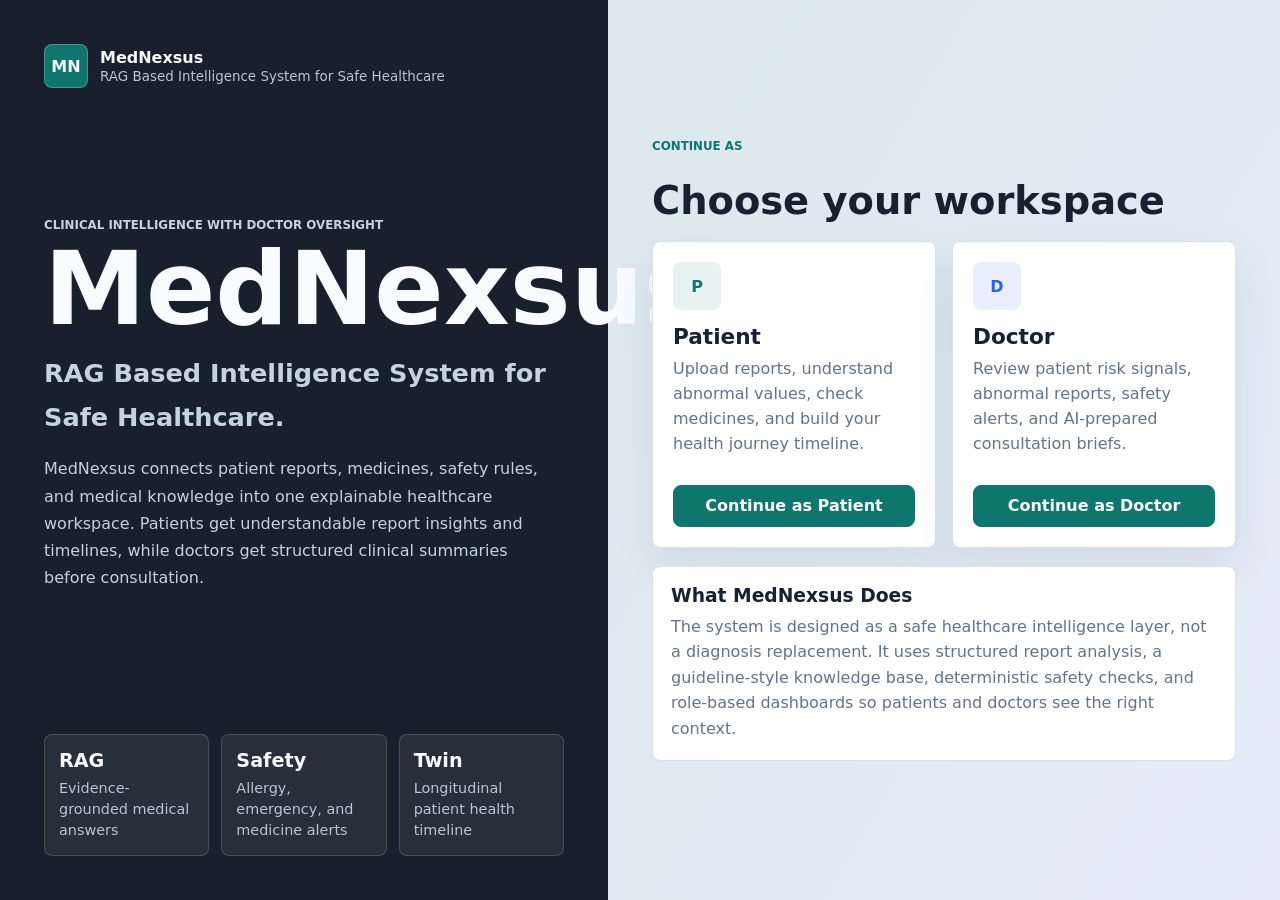
<file: index.html>
<!doctype html>
<html lang="en">
  <head>
    <meta charset="UTF-8" />
    <meta name="viewport" content="width=device-width, initial-scale=1.0" />
    <title>Patient Dashboard - MedNexsus</title>
    <meta
      name="description"
      content="30 percent MVP implementation for an AI Hospital Copilot with report analysis, clinical safety, medical knowledge, medicine checks, doctor prep, and patient timeline."
    />
    <link rel="stylesheet" href="styles.css?v=5" />
  </head>
  <body>
    <div class="app-shell">
      <aside class="sidebar" aria-label="AI Hospital Copilot modules">
        <div class="brand">
          <div class="brand-mark" aria-hidden="true">HC</div>
          <div>
            <strong>MedNexsus</strong>
            <span>Patient Workspace</span>
          </div>
        </div>

        <nav class="nav-list">
          <button class="nav-link is-active" data-view="dashboard" type="button">
            <span aria-hidden="true">01</span>
            Dashboard
          </button>
          <button class="nav-link" data-view="reports" type="button">
            <span aria-hidden="true">02</span>
            Report Analyzer
          </button>
          <button class="nav-link" data-view="knowledge" type="button">
            <span aria-hidden="true">03</span>
            Medical RAG
          </button>
          <button class="nav-link" data-view="medicines" type="button">
            <span aria-hidden="true">04</span>
            Medicine Intel
          </button>
          <button class="nav-link" data-view="consultations" type="button">
            <span aria-hidden="true">05</span>
            Consultations
          </button>
          <button class="nav-link doctor-only" data-view="doctor" type="button">
            <span aria-hidden="true">06</span>
            Doctor Copilot
          </button>
          <button class="nav-link" data-view="timeline" type="button">
            <span aria-hidden="true">07</span>
            Health Timeline
          </button>
          <button class="nav-link" data-view="safety" type="button">
            <span aria-hidden="true">08</span>
            Safety Engine
          </button>
        </nav>

        <div class="profile-strip">
          <span class="status-dot" aria-hidden="true"></span>
          <div>
            <strong id="sidebarPatientName">Demo Patient</strong>
            <span id="sidebarPatientMeta">FHIR-style profile ready</span>
          </div>
        </div>
      </aside>

      <main class="workspace">
        <header class="topbar">
          <div>
            <p class="eyebrow">30 percent implementation slice</p>
            <h1 id="pageTitle">Clinical Intelligence Dashboard</h1>
          </div>
          <div class="top-actions">
            <span class="user-chip" id="currentUserChip">Not signed in</span>
            <button class="ghost-btn" id="loadSampleBtn" type="button">Load Sample</button>
            <button class="primary-btn" id="openProfileBtn" type="button">Patient Profile</button>
            <button class="ghost-btn" id="logoutBtn" type="button">Logout</button>
          </div>
        </header>

        <section class="view is-active" id="dashboard" aria-labelledby="pageTitle">
          <div class="dashboard-hero">
            <div class="patient-summary">
              <p class="eyebrow">Doctor-in-the-loop clinical intelligence</p>
              <h2 id="heroPatientName">Mira Kapoor</h2>
              <p id="heroPatientStory">
                Type 2 diabetes and hypertension under follow-up. Latest data suggests
                glucose control and kidney monitoring need attention.
              </p>
              <div class="summary-tags" id="heroTags"></div>
            </div>
            <div class="score-panel">
              <div class="score-ring" id="scoreRing" aria-label="Health score">
                <span id="healthScore">72</span>
                <small>Health Score</small>
              </div>
              <div>
                <strong id="riskLabel">Moderate Risk</strong>
                <p id="riskNarrative">
                  Follow-up recommended because HbA1c and creatinine are trending upward.
                </p>
              </div>
            </div>
          </div>

          <div class="metric-grid" id="dashboardMetrics"></div>

          <div class="split-layout">
            <section class="tool-panel">
              <div class="panel-heading">
                <div>
                  <p class="eyebrow">Visual twin snapshot</p>
                  <h2>Body System Status</h2>
                </div>
              </div>
              <div class="body-map-wrap">
                <div class="body-map" aria-label="Clickable body system map">
                  <button class="organ organ-heart" data-organ="Heart" type="button" title="Heart status">Heart</button>
                  <button class="organ organ-lungs" data-organ="Lungs" type="button" title="Lung status">Lungs</button>
                  <button class="organ organ-liver" data-organ="Liver" type="button" title="Liver status">Liver</button>
                  <button class="organ organ-kidney" data-organ="Kidney" type="button" title="Kidney status">Kidney</button>
                  <button class="organ organ-blood" data-organ="Blood" type="button" title="Blood status">Blood</button>
                </div>
                <div class="organ-detail" id="organDetail"></div>
              </div>
            </section>

            <section class="tool-panel">
              <div class="panel-heading">
                <div>
                  <p class="eyebrow">Explainable AI</p>
                  <h2>Reasoning Graph</h2>
                </div>
              </div>
              <div class="reasoning-graph" id="reasoningGraph"></div>
            </section>
          </div>

          <div class="split-layout">
            <section class="tool-panel">
              <div class="panel-heading">
                <div>
                  <p class="eyebrow">Next actions</p>
                  <h2>Copilot Queue</h2>
                </div>
              </div>
              <div class="action-list" id="actionList"></div>
            </section>

            <section class="tool-panel">
              <div class="panel-heading">
                <div>
                  <p class="eyebrow">Safety first</p>
                  <h2>Active Alerts</h2>
                </div>
              </div>
              <div class="alert-list" id="dashboardAlerts"></div>
            </section>
          </div>
        </section>

        <section class="view" id="reports" aria-labelledby="pageTitle">
          <div class="split-layout reports-layout">
            <section class="tool-panel">
              <div class="panel-heading">
                <div>
                  <p class="eyebrow">Medical Report Analyzer</p>
                  <h2>Upload or Paste a Lab Report</h2>
                </div>
                <button class="ghost-btn compact" id="sampleReportBtn" type="button">Use Sample</button>
              </div>
              <label class="upload-box" for="reportFile">
                <input id="reportFile" type="file" accept=".txt,.csv,.pdf,.png,.jpg,.jpeg" />
                <span>Drop-in ready uploader</span>
                <small>Text and CSV are parsed in-browser. PDF/image files are queued for OCR integration.</small>
              </label>
              <label class="field-label" for="reportText">Report text</label>
              <textarea id="reportText" rows="12" spellcheck="false"></textarea>
              <div class="button-row">
                <button class="primary-btn" id="analyzeReportBtn" type="button">Analyze Report</button>
                <button class="ghost-btn" id="saveReportBtn" type="button">Save to Timeline</button>
              </div>
            </section>

            <section class="tool-panel">
              <div class="panel-heading">
                <div>
                  <p class="eyebrow">Structured output</p>
                  <h2>Analysis Result</h2>
                </div>
              </div>
              <div id="reportResult" class="result-stack"></div>
            </section>
          </div>

          <section class="tool-panel">
            <div class="panel-heading">
              <div>
                <p class="eyebrow">Longitudinal comparison</p>
                <h2>Report Trends</h2>
              </div>
              <select id="trendMetricSelect" class="select-input" aria-label="Trend metric"></select>
            </div>
            <div class="comparison-grid">
              <div class="chart-box" id="trendChart"></div>
              <div class="table-wrap">
                <table>
                  <thead>
                    <tr>
                      <th>Date</th>
                      <th>Hemoglobin</th>
                      <th>HbA1c</th>
                      <th>Creatinine</th>
                      <th>Glucose</th>
                    </tr>
                  </thead>
                  <tbody id="comparisonTable"></tbody>
                </table>
              </div>
            </div>
          </section>
        </section>

        <section class="view" id="knowledge" aria-labelledby="pageTitle">
          <section class="tool-panel">
            <div class="panel-heading">
              <div>
                <p class="eyebrow">Evidence-grounded medical RAG</p>
                <h2>Ask the Knowledge Base</h2>
              </div>
            </div>
            <div class="query-row">
              <input
                id="knowledgeQuery"
                class="text-input"
                type="search"
                value="Why is high creatinine important in diabetes?"
                aria-label="Medical knowledge question"
              />
              <button class="primary-btn" id="askKnowledgeBtn" type="button">Ask</button>
            </div>
            <div id="knowledgeResult" class="rag-result"></div>
          </section>

          <div class="source-grid" id="sourceGrid"></div>
        </section>

        <section class="view" id="medicines" aria-labelledby="pageTitle">
          <div class="split-layout">
            <section class="tool-panel">
              <div class="panel-heading">
                <div>
                  <p class="eyebrow">Medicine intelligence</p>
                  <h2>Prescription Check</h2>
                </div>
                <button class="ghost-btn compact" id="samplePrescriptionBtn" type="button">Use Sample</button>
              </div>
              <label class="field-label" for="prescriptionText">Prescription or medicine list</label>
              <textarea id="prescriptionText" rows="9"></textarea>
              <label class="field-label" for="allergyInput">Known allergies</label>
              <input id="allergyInput" class="text-input" type="text" />
              <button class="primary-btn full-width" id="analyzeMedicineBtn" type="button">
                Analyze Medicines
              </button>
            </section>

            <section class="tool-panel">
              <div class="panel-heading">
                <div>
                  <p class="eyebrow">Warnings and explanations</p>
                  <h2>Medicine Result</h2>
                </div>
              </div>
              <div id="medicineResult" class="result-stack"></div>
            </section>
          </div>
        </section>

        <section class="view" id="consultations" aria-labelledby="pageTitle">
          <div class="split-layout">
            <section class="tool-panel">
              <div class="panel-heading">
                <div>
                  <p class="eyebrow">Doctor consultation</p>
                  <h2>Book Appointment</h2>
                </div>
              </div>
              <label class="field-label" for="appointmentSpecialist">Specialist</label>
              <select id="appointmentSpecialist" class="select-input">
                <option>Endocrinologist</option>
                <option>Cardiologist</option>
                <option>Nephrologist</option>
                <option>General Physician</option>
                <option>Dermatologist</option>
                <option>Neurologist</option>
              </select>
              <label class="field-label" for="appointmentType">Consultation type</label>
              <select id="appointmentType" class="select-input">
                <option>Video Call</option>
                <option>Voice Call</option>
                <option>In-person Visit</option>
              </select>
              <label class="field-label" for="appointmentDateTime">Date and time</label>
              <input id="appointmentDateTime" class="text-input" type="datetime-local" />
              <label class="field-label" for="appointmentReason">Reason for visit</label>
              <textarea id="appointmentReason" rows="6">Review abnormal report values, medicines, and missing follow-up tests.</textarea>
              <button class="primary-btn full-width" id="bookAppointmentBtn" type="button">Book Appointment</button>
            </section>

            <section class="tool-panel">
              <div class="panel-heading">
                <div>
                  <p class="eyebrow">Consultation readiness</p>
                  <h2>AI Prepared Summary</h2>
                </div>
                <button class="ghost-btn compact" id="generateReadinessBtn" type="button">Generate</button>
              </div>
              <div id="consultationReadiness" class="result-stack"></div>
            </section>
          </div>

          <section class="tool-panel">
            <div class="panel-heading">
              <div>
                <p class="eyebrow">Scheduled care</p>
                <h2>Appointment Timeline</h2>
              </div>
            </div>
            <div class="appointment-grid" id="appointmentList"></div>
          </section>
        </section>

        <section class="view doctor-only" id="doctor" aria-labelledby="pageTitle">
          <div class="split-layout">
            <section class="tool-panel">
              <div class="panel-heading">
                <div>
                  <p class="eyebrow">Doctor copilot</p>
                  <h2>Consultation Readiness</h2>
                </div>
              </div>
              <label class="field-label" for="specialtySelect">Specialist</label>
              <select id="specialtySelect" class="select-input">
                <option>Cardiologist</option>
                <option>Endocrinologist</option>
                <option>Nephrologist</option>
                <option>General Physician</option>
              </select>
              <label class="field-label" for="chiefComplaint">Chief complaint</label>
              <textarea id="chiefComplaint" rows="6">Fatigue for 3 weeks, increased thirst, and concern about recent blood test changes.</textarea>
              <button class="primary-btn full-width" id="generateConsultBtn" type="button">
                Generate Doctor Brief
              </button>
            </section>

            <section class="tool-panel">
              <div class="panel-heading">
                <div>
                  <p class="eyebrow">For clinician review</p>
                  <h2>Prepared Brief</h2>
                </div>
              </div>
              <div id="consultationResult" class="result-stack"></div>
            </section>
          </div>
        </section>

        <section class="view" id="timeline" aria-labelledby="pageTitle">
          <section class="tool-panel">
            <div class="panel-heading">
              <div>
                <p class="eyebrow">Patient digital twin foundation</p>
                <h2>Interactive Health Timeline</h2>
              </div>
              <select id="storyMetricSelect" class="select-input" aria-label="Timeline metric"></select>
            </div>
            <div class="timeline-layout">
              <div class="timeline-track" id="timelineTrack"></div>
              <div class="timeline-detail" id="timelineDetail"></div>
            </div>
          </section>

          <section class="tool-panel">
            <div class="panel-heading">
              <div>
                <p class="eyebrow">AI patient story</p>
                <h2>Longitudinal Narrative</h2>
              </div>
            </div>
            <div id="patientStory" class="story-box"></div>
          </section>
        </section>

        <section class="view" id="safety" aria-labelledby="pageTitle">
          <div class="split-layout">
            <section class="tool-panel">
              <div class="panel-heading">
                <div>
                  <p class="eyebrow">Clinical safety engine</p>
                  <h2>Rule-Based Checks</h2>
                </div>
              </div>
              <label class="field-label" for="safetyText">Symptoms, medicines, or report notes</label>
              <textarea id="safetyText" rows="9">Chest discomfort with shortness of breath and sweating. Current medicines: metformin, amlodipine. Allergy: penicillin.</textarea>
              <button class="primary-btn full-width" id="runSafetyBtn" type="button">Run Safety Checks</button>
            </section>

            <section class="tool-panel">
              <div class="panel-heading">
                <div>
                  <p class="eyebrow">Human-in-the-loop safeguards</p>
                  <h2>Safety Result</h2>
                </div>
              </div>
              <div id="safetyResult" class="result-stack"></div>
            </section>
          </div>

          <section class="tool-panel">
            <div class="panel-heading">
              <div>
                <p class="eyebrow">Audit policy</p>
                <h2>What the MVP Enforces</h2>
              </div>
            </div>
            <div class="policy-grid" id="policyGrid"></div>
          </section>
        </section>
      </main>
    </div>

    <div class="modal" id="profileModal" aria-hidden="true">
      <div class="modal-panel" role="dialog" aria-modal="true" aria-labelledby="profileTitle">
        <div class="panel-heading">
          <div>
            <p class="eyebrow">Simulated authentication and profile</p>
            <h2 id="profileTitle">Patient Profile</h2>
          </div>
          <button class="icon-btn" id="closeProfileBtn" type="button" aria-label="Close profile">X</button>
        </div>
        <div class="profile-form">
          <label>
            Access mode
            <select id="profileAuthMode" class="select-input">
              <option>Login</option>
              <option>Register</option>
            </select>
          </label>
          <label>
            Role
            <select id="profileRole" class="select-input">
              <option>Patient</option>
              <option>Doctor</option>
            </select>
          </label>
          <label>
            Email
            <input id="profileEmail" class="text-input" type="email" />
          </label>
          <label>
            Patient name
            <input id="profileName" class="text-input" type="text" />
          </label>
          <label>
            Age
            <input id="profileAge" class="text-input" type="number" min="1" max="120" />
          </label>
          <label>
            Conditions
            <input id="profileConditions" class="text-input" type="text" />
          </label>
          <label>
            Current medicines
            <input id="profileMedicines" class="text-input" type="text" />
          </label>
          <label>
            Allergies
            <input id="profileAllergies" class="text-input" type="text" />
          </label>
        </div>
        <div class="button-row align-right">
          <button class="ghost-btn" id="resetProfileBtn" type="button">Reset</button>
          <button class="primary-btn" id="saveProfileBtn" type="button">Save Profile</button>
        </div>
      </div>
    </div>

    <script src="script.js?v=5"></script>
  </body>
</html>
</file>
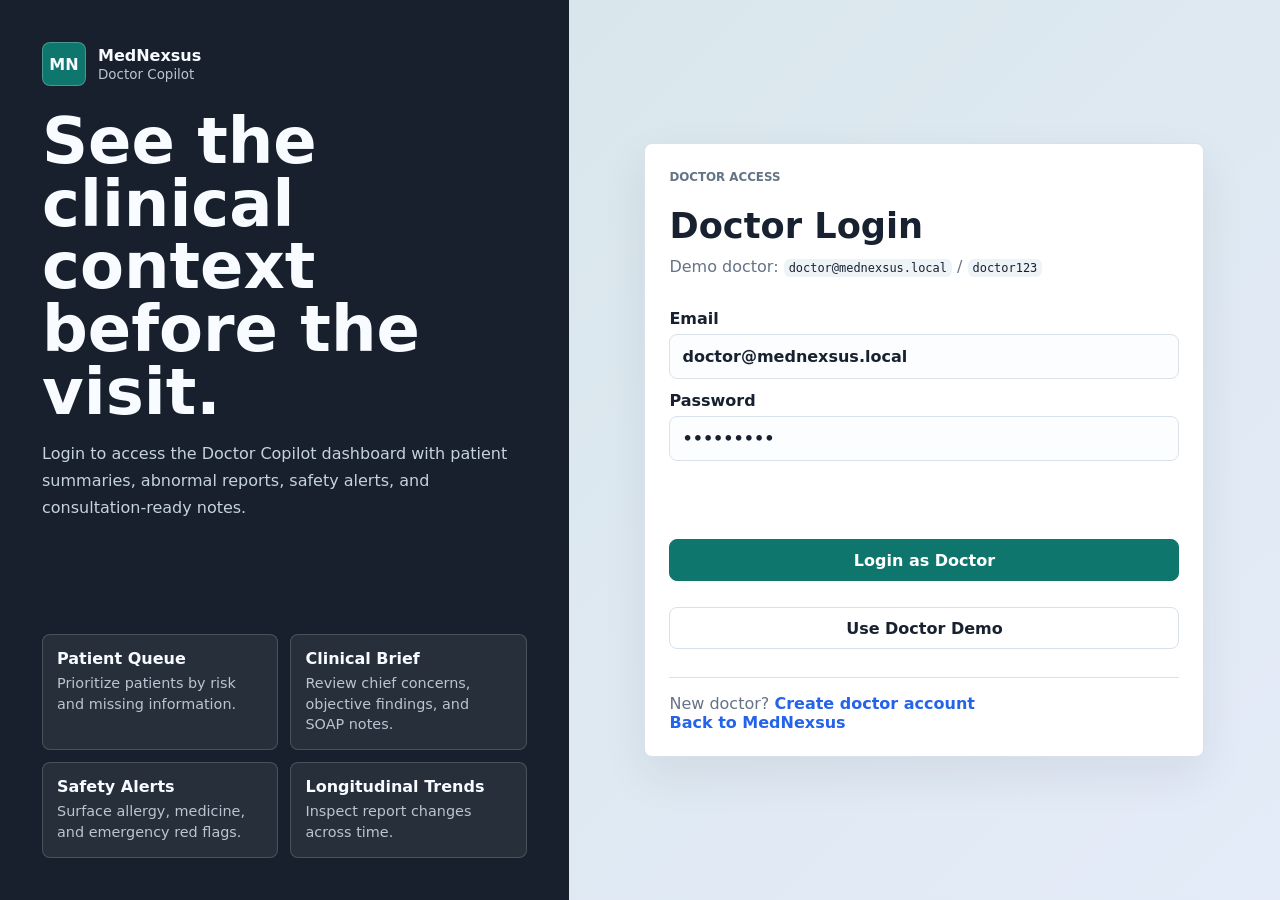
<file: doctor-dashboard.html>
<!doctype html>
<html lang="en">
  <head>
    <meta charset="UTF-8" />
    <meta name="viewport" content="width=device-width, initial-scale=1.0" />
    <title>Doctor Copilot Dashboard - MedNexsus</title>
    <link rel="stylesheet" href="styles.css?v=5" />
  </head>
  <body>
    <div class="doctor-shell">
      <aside class="sidebar doctor-sidebar" aria-label="Doctor Copilot modules">
        <div class="brand">
          <div class="brand-mark" aria-hidden="true">MN</div>
          <div>
            <strong>MedNexsus</strong>
            <span>Doctor Copilot</span>
          </div>
        </div>

        <nav class="nav-list">
          <button class="nav-link is-active" data-panel="overview" type="button">
            <span aria-hidden="true">01</span>
            Overview
          </button>
          <button class="nav-link" data-panel="patients" type="button">
            <span aria-hidden="true">02</span>
            Patient Queue
          </button>
          <button class="nav-link" data-panel="brief" type="button">
            <span aria-hidden="true">03</span>
            Consultation Brief
          </button>
          <button class="nav-link" data-panel="safety" type="button">
            <span aria-hidden="true">04</span>
            Safety Review
          </button>
          <button class="nav-link" data-panel="appointments" type="button">
            <span aria-hidden="true">05</span>
            Appointments
          </button>
          <button class="nav-link" data-panel="notes" type="button">
            <span aria-hidden="true">06</span>
            SOAP Notes
          </button>
        </nav>

        <div class="profile-strip">
          <span class="status-dot" aria-hidden="true"></span>
          <div>
            <strong id="doctorName">Doctor</strong>
            <span id="doctorMeta">Clinical review active</span>
          </div>
        </div>
      </aside>

      <main class="workspace">
        <header class="topbar">
          <div>
            <p class="eyebrow">Doctor-only workspace</p>
            <h1>Doctor Copilot Dashboard</h1>
          </div>
          <div class="top-actions">
            <span class="user-chip" id="doctorUserChip">Doctor</span>
            <button class="ghost-btn" id="refreshPatientsBtn" type="button">Refresh Queue</button>
            <button class="ghost-btn" id="doctorLogoutBtn" type="button">Logout</button>
          </div>
        </header>

        <section class="doctor-panel is-active" id="overview">
          <div class="dashboard-hero doctor-hero">
            <div class="patient-summary">
              <p class="eyebrow">MedNexsus Doctor Copilot</p>
              <h2 id="selectedPatientName">Select a patient</h2>
              <p id="selectedPatientStory">
                Choose a patient from the queue to review abnormal values,
                medicines, safety rules, and consultation readiness.
              </p>
              <div class="summary-tags" id="selectedPatientTags"></div>
            </div>
            <div class="score-panel">
              <div class="score-ring" id="doctorScoreRing">
                <span id="doctorRiskScore">--</span>
                <small>Risk Score</small>
              </div>
              <div>
                <strong id="doctorRiskLabel">Pending</strong>
                <p id="doctorRiskNarrative">No patient selected.</p>
              </div>
            </div>
          </div>

          <div class="metric-grid" id="doctorMetrics"></div>

          <div class="split-layout">
            <section class="tool-panel">
              <div class="panel-heading">
                <div>
                  <p class="eyebrow">Patient queue</p>
                  <h2>Priority Review</h2>
                </div>
              </div>
              <div class="doctor-patient-list" id="doctorPatientList"></div>
            </section>

            <section class="tool-panel">
              <div class="panel-heading">
                <div>
                  <p class="eyebrow">Explainable summary</p>
                  <h2>Clinical Signals</h2>
                </div>
              </div>
              <div id="doctorSignals" class="result-stack"></div>
            </section>
          </div>
        </section>

        <section class="doctor-panel" id="patients">
          <section class="tool-panel">
            <div class="panel-heading">
              <div>
                <p class="eyebrow">All registered patients</p>
                <h2>Patient Queue</h2>
              </div>
            </div>
            <div class="table-wrap">
              <table>
                <thead>
                  <tr>
                    <th>Patient</th>
                    <th>Conditions</th>
                    <th>Reports</th>
                    <th>Risk</th>
                    <th>Latest Concern</th>
                  </tr>
                </thead>
                <tbody id="doctorQueueTable"></tbody>
              </table>
            </div>
          </section>
        </section>

        <section class="doctor-panel" id="brief">
          <div class="split-layout">
            <section class="tool-panel">
              <div class="panel-heading">
                <div>
                  <p class="eyebrow">Consultation preparation</p>
                  <h2>Doctor Inputs</h2>
                </div>
              </div>
              <label class="field-label" for="doctorSpecialtySelect">Specialty lens</label>
              <select id="doctorSpecialtySelect" class="select-input">
                <option>Endocrinology</option>
                <option>Cardiology</option>
                <option>Nephrology</option>
                <option>General Medicine</option>
              </select>
              <label class="field-label" for="doctorConcernText">Consultation focus</label>
              <textarea id="doctorConcernText" rows="7">Review diabetes control, kidney markers, anemia risk, medicines, and missing tests.</textarea>
              <button class="primary-btn full-width" id="generateDoctorBriefBtn" type="button">
                Generate Consultation Brief
              </button>
            </section>

            <section class="tool-panel">
              <div class="panel-heading">
                <div>
                  <p class="eyebrow">Clinician-facing output</p>
                  <h2>Prepared Brief</h2>
                </div>
              </div>
              <div id="doctorBriefResult" class="result-stack"></div>
            </section>
          </div>
        </section>

        <section class="doctor-panel" id="safety">
          <div class="split-layout">
            <section class="tool-panel">
              <div class="panel-heading">
                <div>
                  <p class="eyebrow">Safety engine</p>
                  <h2>Doctor Safety Review</h2>
                </div>
              </div>
              <label class="field-label" for="doctorSafetyText">Additional symptoms or notes</label>
              <textarea id="doctorSafetyText" rows="8">Chest discomfort, shortness of breath, allergy history, medicine review, abnormal creatinine.</textarea>
              <button class="primary-btn full-width" id="runDoctorSafetyBtn" type="button">Run Safety Review</button>
            </section>

            <section class="tool-panel">
              <div class="panel-heading">
                <div>
                  <p class="eyebrow">Doctor-only alerts</p>
                  <h2>Safety Result</h2>
                </div>
              </div>
              <div id="doctorSafetyResult" class="result-stack"></div>
            </section>
          </div>
        </section>

        <section class="doctor-panel" id="appointments">
          <section class="tool-panel">
            <div class="panel-heading">
              <div>
                <p class="eyebrow">Scheduled consultations</p>
                <h2>Appointment Queue</h2>
              </div>
            </div>
            <div class="table-wrap">
              <table>
                <thead>
                  <tr>
                    <th>Date</th>
                    <th>Patient</th>
                    <th>Specialist</th>
                    <th>Type</th>
                    <th>Reason</th>
                    <th>Risk</th>
                  </tr>
                </thead>
                <tbody id="doctorAppointmentTable"></tbody>
              </table>
            </div>
          </section>
        </section>

        <section class="doctor-panel" id="notes">
          <div class="split-layout">
            <section class="tool-panel">
              <div class="panel-heading">
                <div>
                  <p class="eyebrow">Voice consultation intelligence</p>
                  <h2>Transcript to SOAP</h2>
                </div>
              </div>
              <label class="field-label" for="consultationTranscript">Consultation transcript</label>
              <textarea id="consultationTranscript" rows="11">Patient reports fatigue, increased thirst, and missed evening walks. Doctor reviewed HbA1c, creatinine, ferritin, current medicines, and advised repeat kidney test, urine ACR, and iron workup.</textarea>
              <button class="primary-btn full-width" id="generateSoapFromTranscriptBtn" type="button">
                Generate SOAP Note
              </button>
            </section>

            <section class="tool-panel">
              <div class="panel-heading">
                <div>
                  <p class="eyebrow">Structured clinical note</p>
                  <h2>Generated SOAP</h2>
                </div>
              </div>
              <div id="transcriptSoapResult" class="result-stack"></div>
            </section>
          </div>
        </section>
      </main>
    </div>

    <script src="doctor.js?v=5"></script>
  </body>
</html>
</file>
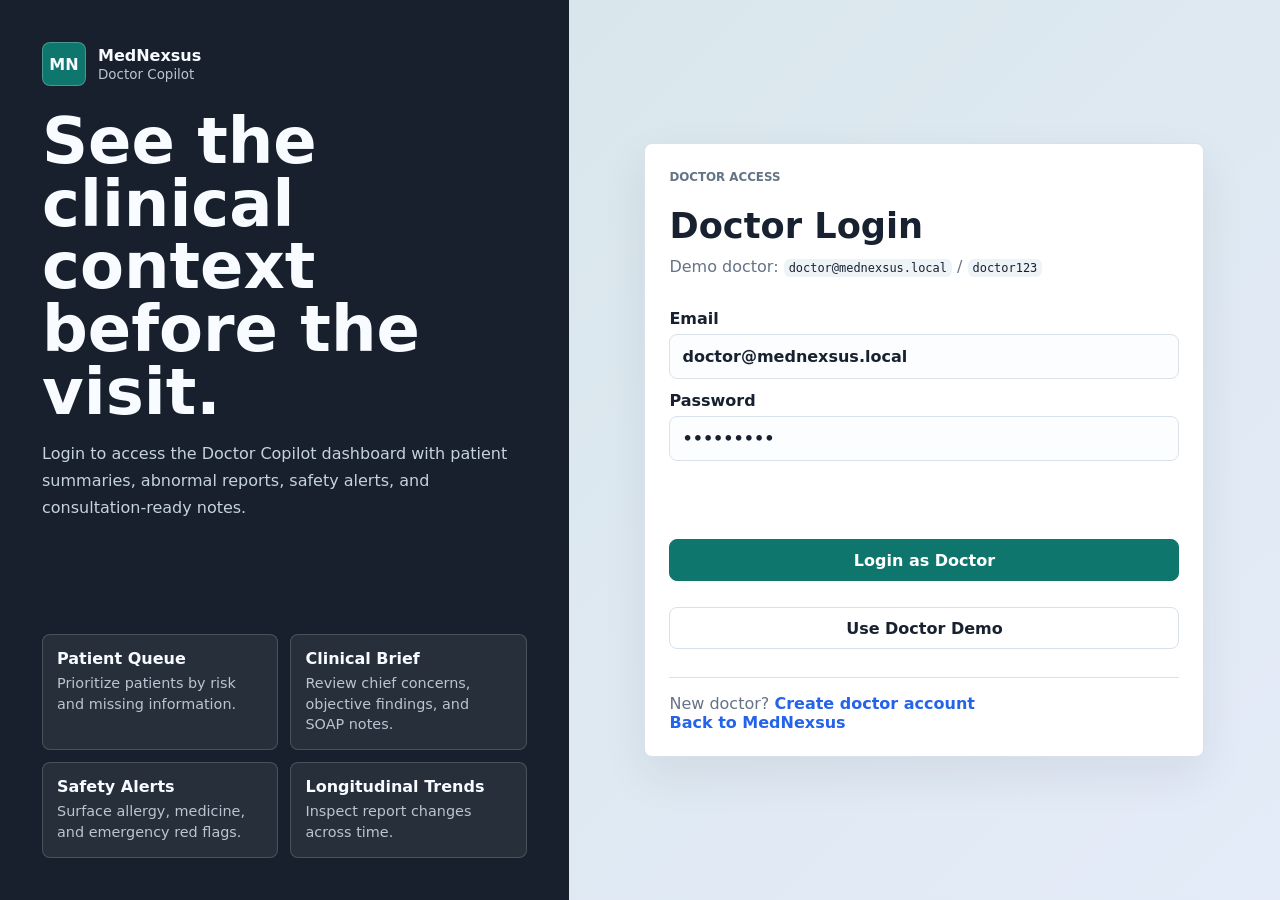
<file: doctor-login.html>
<!doctype html>
<html lang="en">
  <head>
    <meta charset="UTF-8" />
    <meta name="viewport" content="width=device-width, initial-scale=1.0" />
    <title>Doctor Login - MedNexsus</title>
    <link rel="stylesheet" href="styles.css?v=4" />
  </head>
  <body data-role="Doctor">
    <main class="auth-page">
      <section class="auth-visual doctor-auth">
        <div>
          <div class="brand">
            <div class="brand-mark" aria-hidden="true">MN</div>
            <div>
              <strong>MedNexsus</strong>
              <span>Doctor Copilot</span>
            </div>
          </div>
          <h1>See the clinical context before the visit.</h1>
          <p>
            Login to access the Doctor Copilot dashboard with patient summaries,
            abnormal reports, safety alerts, and consultation-ready notes.
          </p>
        </div>
        <div class="auth-feature-grid">
          <div class="auth-feature">
            <strong>Patient Queue</strong>
            <span>Prioritize patients by risk and missing information.</span>
          </div>
          <div class="auth-feature">
            <strong>Clinical Brief</strong>
            <span>Review chief concerns, objective findings, and SOAP notes.</span>
          </div>
          <div class="auth-feature">
            <strong>Safety Alerts</strong>
            <span>Surface allergy, medicine, and emergency red flags.</span>
          </div>
          <div class="auth-feature">
            <strong>Longitudinal Trends</strong>
            <span>Inspect report changes across time.</span>
          </div>
        </div>
      </section>

      <section class="auth-card-wrap">
        <form class="auth-card auth-form" id="loginForm">
          <div>
            <p class="eyebrow">Doctor access</p>
            <h2>Doctor Login</h2>
            <p>Demo doctor: <code>doctor@mednexsus.local</code> / <code>doctor123</code></p>
          </div>
          <label>
            Email
            <input class="text-input" id="loginEmail" type="email" value="doctor@mednexsus.local" required />
          </label>
          <label>
            Password
            <input class="text-input" id="loginPassword" type="password" value="doctor123" required />
          </label>
          <p class="auth-message" id="authMessage"></p>
          <button class="primary-btn full-width" type="submit">Login as Doctor</button>
          <button class="ghost-btn full-width" id="demoLoginBtn" type="button">Use Doctor Demo</button>
          <div class="auth-switch">
            New doctor? <a href="doctor-register.html">Create doctor account</a>
            <br />
            <a href="login.html">Back to MedNexsus</a>
          </div>
        </form>
      </section>
    </main>
    <script src="auth.js?v=4"></script>
  </body>
</html>
</file>
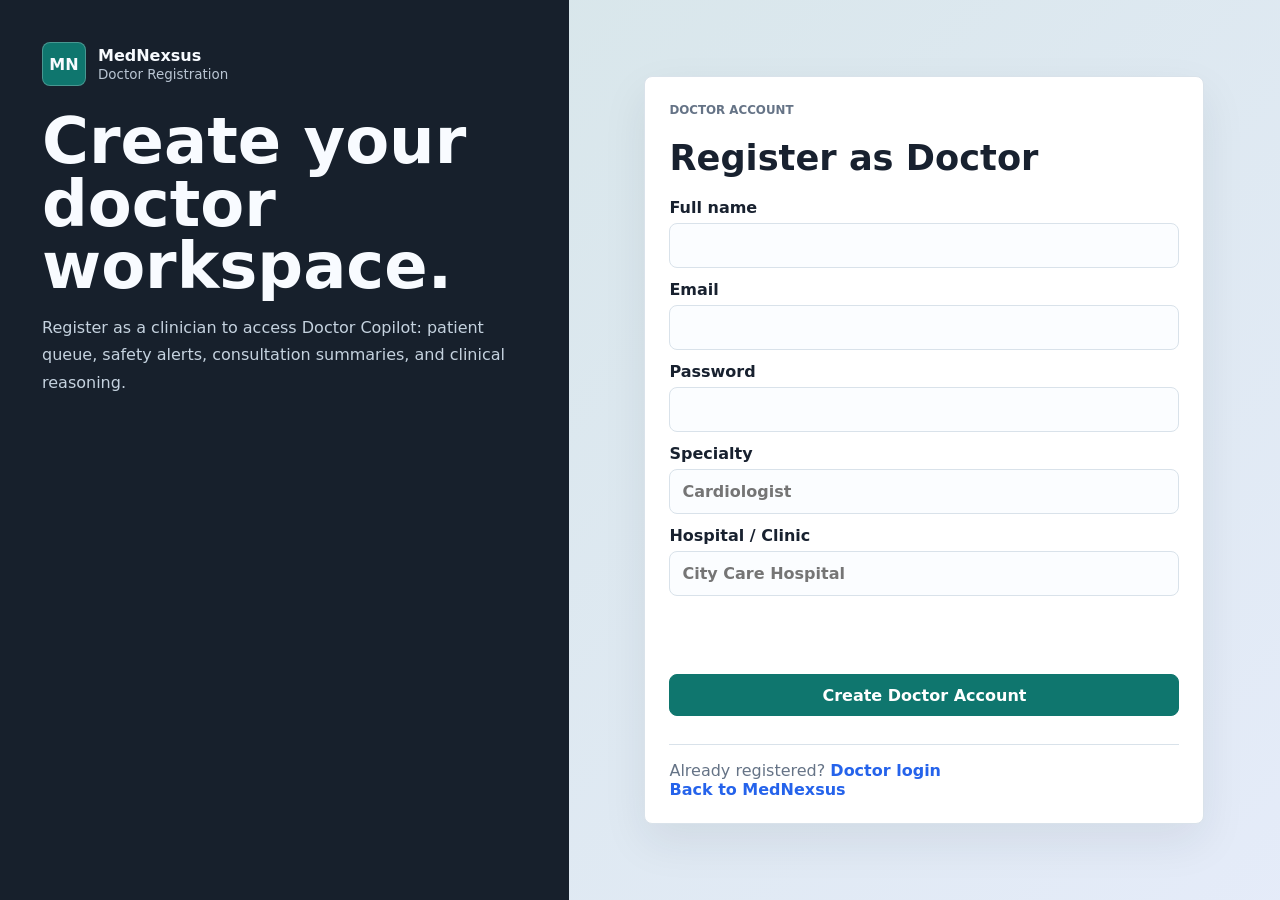
<file: doctor-register.html>
<!doctype html>
<html lang="en">
  <head>
    <meta charset="UTF-8" />
    <meta name="viewport" content="width=device-width, initial-scale=1.0" />
    <title>Doctor Register - MedNexsus</title>
    <link rel="stylesheet" href="styles.css?v=4" />
  </head>
  <body data-role="Doctor">
    <main class="auth-page">
      <section class="auth-visual doctor-auth">
        <div>
          <div class="brand">
            <div class="brand-mark" aria-hidden="true">MN</div>
            <div>
              <strong>MedNexsus</strong>
              <span>Doctor Registration</span>
            </div>
          </div>
          <h1>Create your doctor workspace.</h1>
          <p>
            Register as a clinician to access Doctor Copilot: patient queue,
            safety alerts, consultation summaries, and clinical reasoning.
          </p>
        </div>
      </section>

      <section class="auth-card-wrap">
        <form class="auth-card auth-form" id="registerForm">
          <div>
            <p class="eyebrow">Doctor account</p>
            <h2>Register as Doctor</h2>
          </div>
          <label>Full name <input class="text-input" id="registerName" type="text" required /></label>
          <label>Email <input class="text-input" id="registerEmail" type="email" required /></label>
          <label>Password <input class="text-input" id="registerPassword" type="password" minlength="4" required /></label>
          <label>Specialty <input class="text-input" id="registerSpecialty" type="text" placeholder="Cardiologist" /></label>
          <label>Hospital / Clinic <input class="text-input" id="registerHospital" type="text" placeholder="City Care Hospital" /></label>
          <p class="auth-message" id="authMessage"></p>
          <button class="primary-btn full-width" type="submit">Create Doctor Account</button>
          <div class="auth-switch">
            Already registered? <a href="doctor-login.html">Doctor login</a>
            <br />
            <a href="login.html">Back to MedNexsus</a>
          </div>
        </form>
      </section>
    </main>
    <script src="auth.js?v=4"></script>
  </body>
</html>
</file>
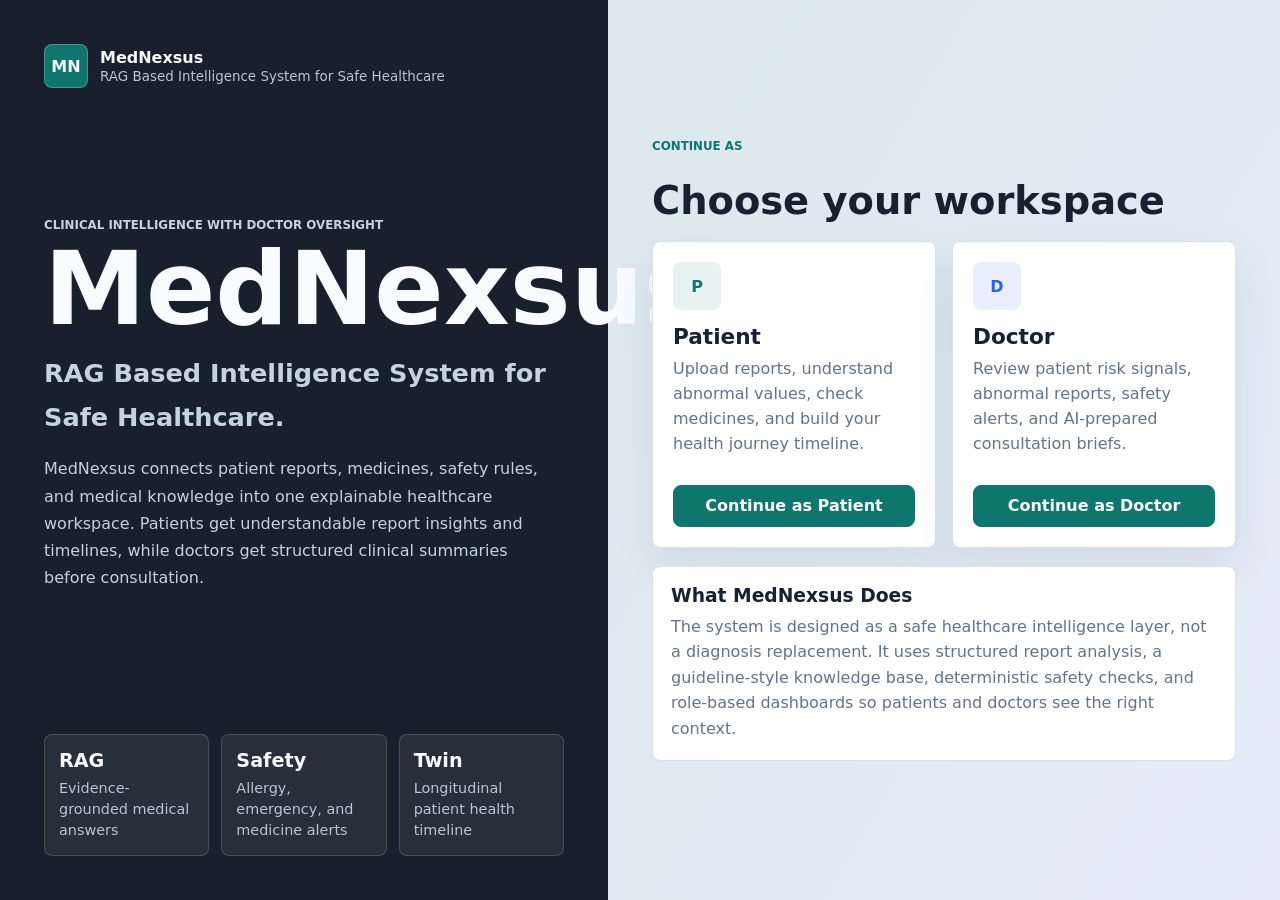
<file: login.html>
<!doctype html>
<html lang="en">
  <head>
    <meta charset="UTF-8" />
    <meta name="viewport" content="width=device-width, initial-scale=1.0" />
    <title>MedNexsus - RAG Based Intelligence System for Secure Healthcare</title>
    <link rel="stylesheet" href="styles.css?v=5" />
  </head>
  <body>
    <main class="role-landing">
      <section class="landing-hero">
        <div class="brand landing-brand">
          <div class="brand-mark" aria-hidden="true">MN</div>
          <div>
            <strong>MedNexsus</strong>
            <span>RAG Based Intelligence System for Safe Healthcare</span>
          </div>
        </div>

        <div class="landing-copy">
          <p class="eyebrow">Clinical intelligence with doctor oversight</p>
          <h1>MedNexsus</h1>
          <p class="landing-subtitle">
            RAG Based Intelligence System for Safe Healthcare.
          </p>
          <p>
            MedNexsus connects patient reports, medicines, safety rules, and
            medical knowledge into one explainable healthcare workspace. Patients
            get understandable report insights and timelines, while doctors get
            structured clinical summaries before consultation.
          </p>
        </div>

        <div class="landing-stats" aria-label="MedNexsus capabilities">
          <div>
            <strong>RAG</strong>
            <span>Evidence-grounded medical answers</span>
          </div>
          <div>
            <strong>Safety</strong>
            <span>Allergy, emergency, and medicine alerts</span>
          </div>
          <div>
            <strong>Twin</strong>
            <span>Longitudinal patient health timeline</span>
          </div>
        </div>
      </section>

      <section class="role-panel" aria-label="Choose login type">
        <p class="eyebrow">Continue as</p>
        <h2>Choose your workspace</h2>
        <div class="role-card-grid">
          <article class="role-card">
            <span class="role-icon" aria-hidden="true">P</span>
            <h3>Patient</h3>
            <p>
              Upload reports, understand abnormal values, check medicines, and
              build your health journey timeline.
            </p>
            <button class="primary-btn full-width role-select-btn" data-role-choice="patient" type="button">
              Continue as Patient
            </button>
          </article>

          <article class="role-card doctor-role">
            <span class="role-icon" aria-hidden="true">D</span>
            <h3>Doctor</h3>
            <p>
              Review patient risk signals, abnormal reports, safety alerts, and
              AI-prepared consultation briefs.
            </p>
            <button class="primary-btn full-width role-select-btn" data-role-choice="doctor" type="button">
              Continue as Doctor
            </button>
          </article>
        </div>

        <div class="access-choice-panel" id="patientAccessPanel" hidden>
          <h3>Patient Access</h3>
          <p>Login to your patient dashboard or register a new patient profile.</p>
          <div class="button-row">
            <a class="primary-btn" href="patient-login.html">Login</a>
            <a class="ghost-btn" href="patient-register.html">Register</a>
          </div>
        </div>

        <div class="access-choice-panel" id="doctorAccessPanel" hidden>
          <h3>Doctor Access</h3>
          <p>Login to the Doctor Copilot dashboard or register as a clinician.</p>
          <div class="button-row">
            <a class="primary-btn" href="doctor-login.html">Login</a>
            <a class="ghost-btn" href="doctor-register.html">Register</a>
          </div>
        </div>

        <div class="about-panel">
          <h3>What MedNexsus Does</h3>
          <p>
            The system is designed as a safe healthcare intelligence layer, not a
            diagnosis replacement. It uses structured report analysis, a
            guideline-style knowledge base, deterministic safety checks, and
            role-based dashboards so patients and doctors see the right context.
          </p>
        </div>
      </section>
    </main>
    <script src="landing.js?v=5"></script>
  </body>
</html>
</file>
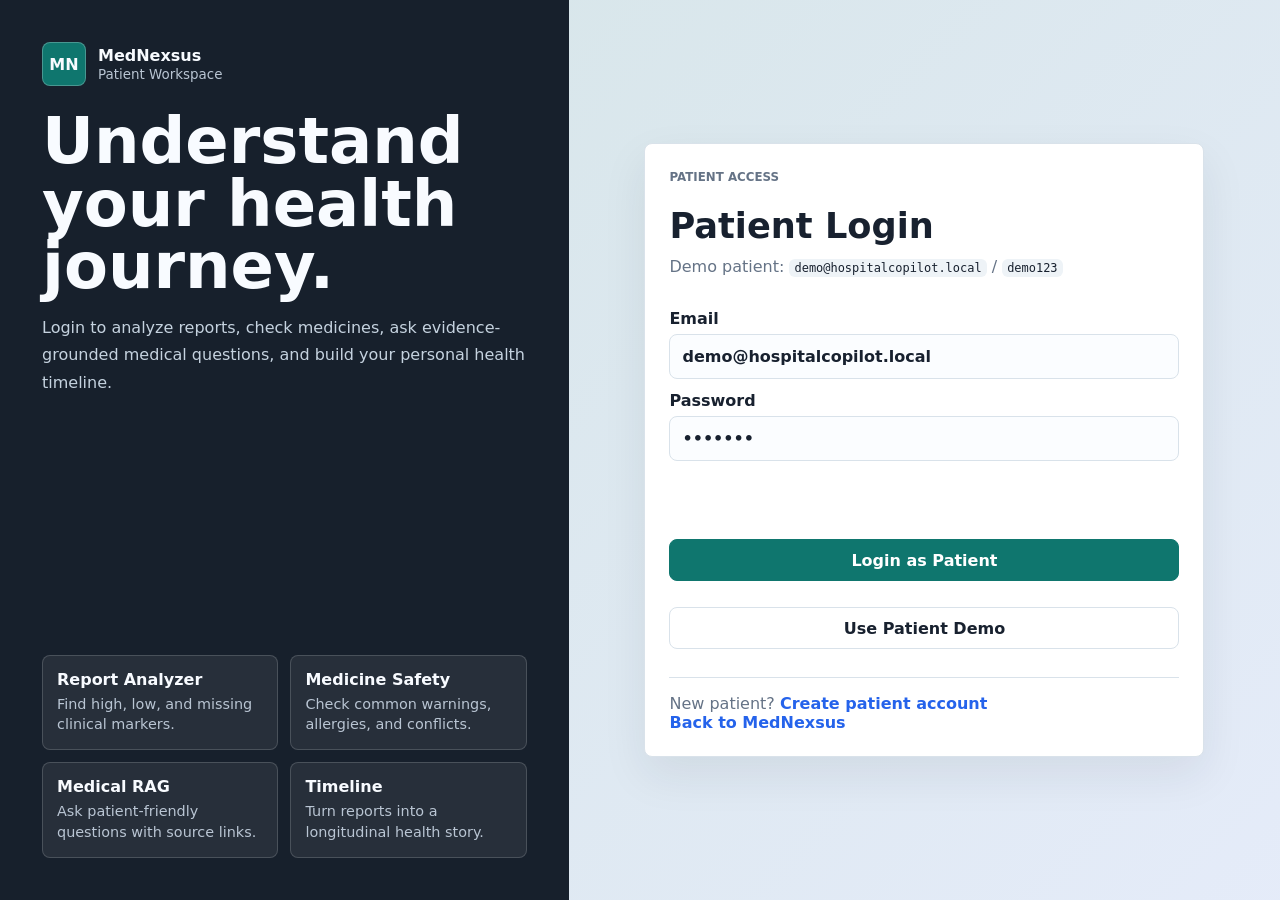
<file: patient-login.html>
<!doctype html>
<html lang="en">
  <head>
    <meta charset="UTF-8" />
    <meta name="viewport" content="width=device-width, initial-scale=1.0" />
    <title>Patient Login - MedNexsus</title>
    <link rel="stylesheet" href="styles.css?v=4" />
  </head>
  <body data-role="Patient">
    <main class="auth-page">
      <section class="auth-visual">
        <div>
          <div class="brand">
            <div class="brand-mark" aria-hidden="true">MN</div>
            <div>
              <strong>MedNexsus</strong>
              <span>Patient Workspace</span>
            </div>
          </div>
          <h1>Understand your health journey.</h1>
          <p>
            Login to analyze reports, check medicines, ask evidence-grounded
            medical questions, and build your personal health timeline.
          </p>
        </div>
        <div class="auth-feature-grid">
          <div class="auth-feature">
            <strong>Report Analyzer</strong>
            <span>Find high, low, and missing clinical markers.</span>
          </div>
          <div class="auth-feature">
            <strong>Medicine Safety</strong>
            <span>Check common warnings, allergies, and conflicts.</span>
          </div>
          <div class="auth-feature">
            <strong>Medical RAG</strong>
            <span>Ask patient-friendly questions with source links.</span>
          </div>
          <div class="auth-feature">
            <strong>Timeline</strong>
            <span>Turn reports into a longitudinal health story.</span>
          </div>
        </div>
      </section>

      <section class="auth-card-wrap">
        <form class="auth-card auth-form" id="loginForm">
          <div>
            <p class="eyebrow">Patient access</p>
            <h2>Patient Login</h2>
            <p>Demo patient: <code>demo@hospitalcopilot.local</code> / <code>demo123</code></p>
          </div>
          <label>
            Email
            <input class="text-input" id="loginEmail" type="email" value="demo@hospitalcopilot.local" required />
          </label>
          <label>
            Password
            <input class="text-input" id="loginPassword" type="password" value="demo123" required />
          </label>
          <p class="auth-message" id="authMessage"></p>
          <button class="primary-btn full-width" type="submit">Login as Patient</button>
          <button class="ghost-btn full-width" id="demoLoginBtn" type="button">Use Patient Demo</button>
          <div class="auth-switch">
            New patient? <a href="patient-register.html">Create patient account</a>
            <br />
            <a href="login.html">Back to MedNexsus</a>
          </div>
        </form>
      </section>
    </main>
    <script src="auth.js?v=4"></script>
  </body>
</html>
</file>
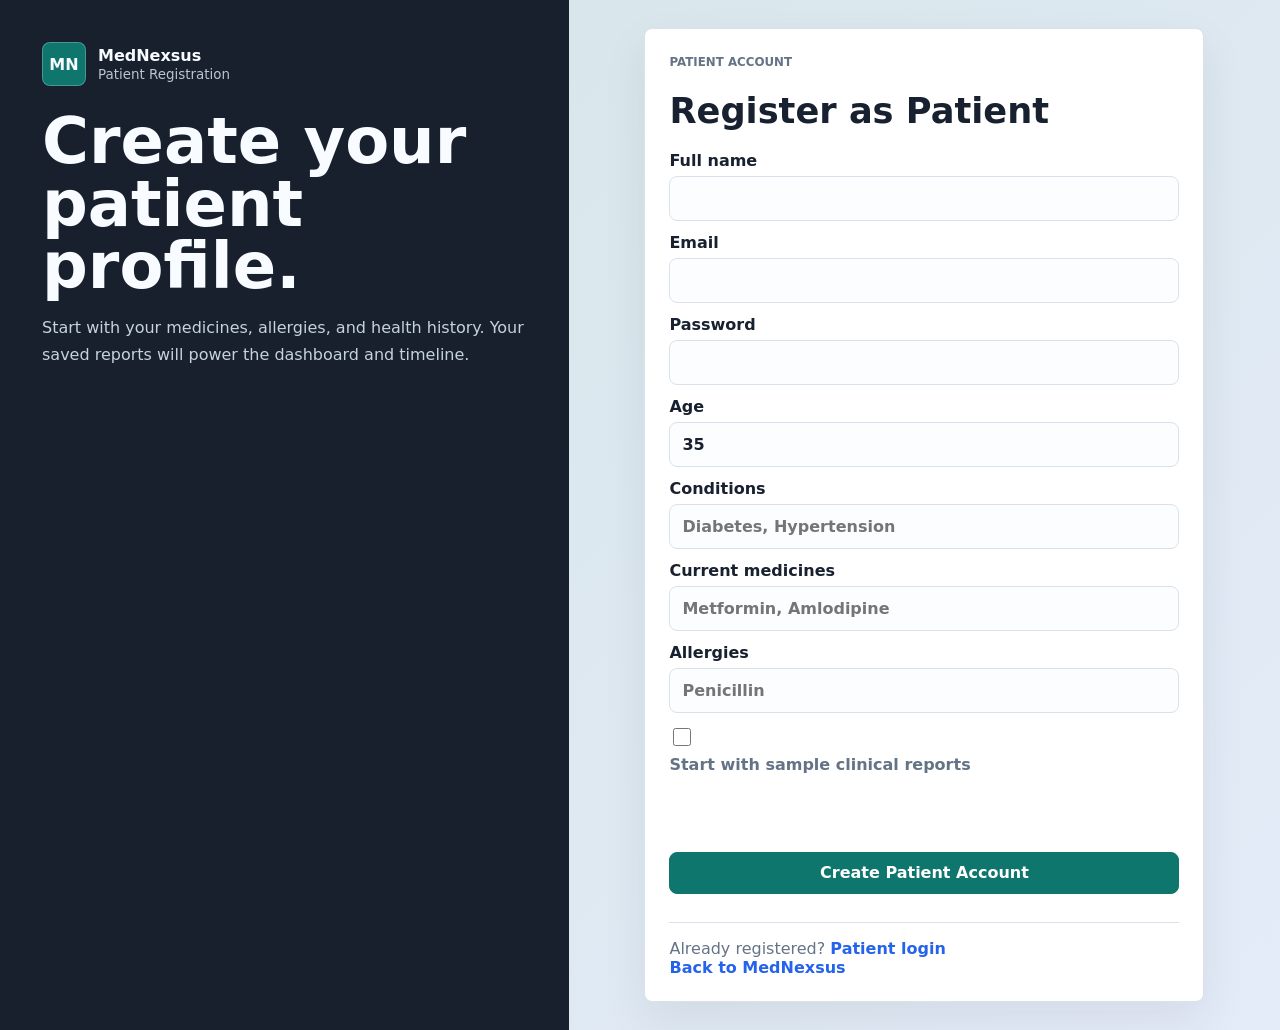
<file: patient-register.html>
<!doctype html>
<html lang="en">
  <head>
    <meta charset="UTF-8" />
    <meta name="viewport" content="width=device-width, initial-scale=1.0" />
    <title>Patient Register - MedNexsus</title>
    <link rel="stylesheet" href="styles.css?v=4" />
  </head>
  <body data-role="Patient">
    <main class="auth-page">
      <section class="auth-visual">
        <div>
          <div class="brand">
            <div class="brand-mark" aria-hidden="true">MN</div>
            <div>
              <strong>MedNexsus</strong>
              <span>Patient Registration</span>
            </div>
          </div>
          <h1>Create your patient profile.</h1>
          <p>
            Start with your medicines, allergies, and health history. Your saved
            reports will power the dashboard and timeline.
          </p>
        </div>
      </section>

      <section class="auth-card-wrap">
        <form class="auth-card auth-form" id="registerForm">
          <div>
            <p class="eyebrow">Patient account</p>
            <h2>Register as Patient</h2>
          </div>
          <label>Full name <input class="text-input" id="registerName" type="text" required /></label>
          <label>Email <input class="text-input" id="registerEmail" type="email" required /></label>
          <label>Password <input class="text-input" id="registerPassword" type="password" minlength="4" required /></label>
          <label>Age <input class="text-input" id="registerAge" type="number" min="1" max="120" value="35" required /></label>
          <label>Conditions <input class="text-input" id="registerConditions" type="text" placeholder="Diabetes, Hypertension" /></label>
          <label>Current medicines <input class="text-input" id="registerMedicines" type="text" placeholder="Metformin, Amlodipine" /></label>
          <label>Allergies <input class="text-input" id="registerAllergies" type="text" placeholder="Penicillin" /></label>
          <label class="checkbox-row">
            <input id="registerUseSample" type="checkbox" />
            Start with sample clinical reports
          </label>
          <p class="auth-message" id="authMessage"></p>
          <button class="primary-btn full-width" type="submit">Create Patient Account</button>
          <div class="auth-switch">
            Already registered? <a href="patient-login.html">Patient login</a>
            <br />
            <a href="login.html">Back to MedNexsus</a>
          </div>
        </form>
      </section>
    </main>
    <script src="auth.js?v=4"></script>
  </body>
</html>
</file>
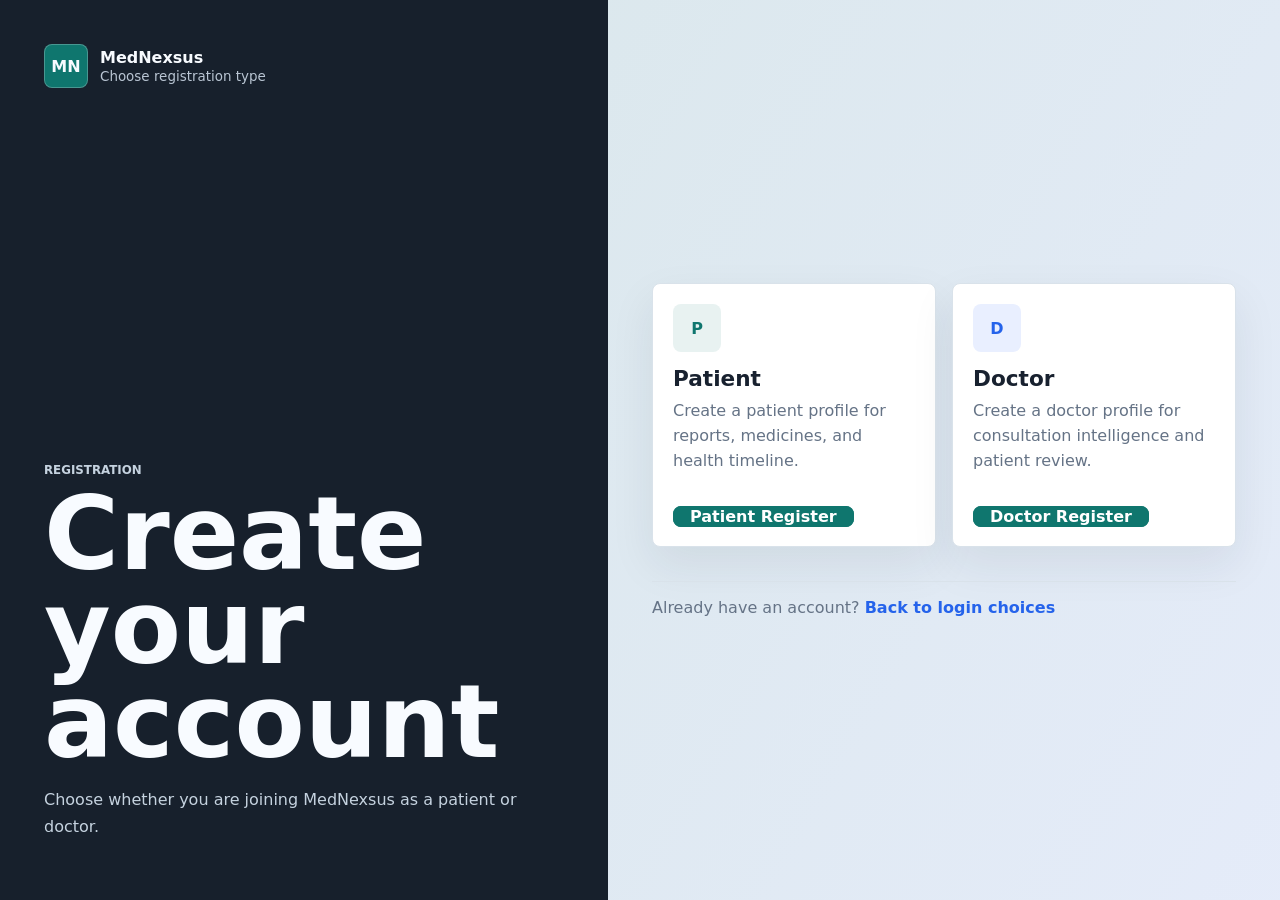
<file: register.html>
<!doctype html>
<html lang="en">
  <head>
    <meta charset="UTF-8" />
    <meta name="viewport" content="width=device-width, initial-scale=1.0" />
    <title>Register - MedNexsus</title>
    <link rel="stylesheet" href="styles.css?v=4" />
  </head>
  <body>
    <main class="role-landing compact-landing">
      <section class="landing-hero">
        <div class="brand landing-brand">
          <div class="brand-mark" aria-hidden="true">MN</div>
          <div>
            <strong>MedNexsus</strong>
            <span>Choose registration type</span>
          </div>
        </div>
        <div class="landing-copy">
          <p class="eyebrow">Registration</p>
          <h1>Create your account</h1>
          <p>Choose whether you are joining MedNexsus as a patient or doctor.</p>
        </div>
      </section>
      <section class="role-panel">
        <div class="role-card-grid">
          <article class="role-card">
            <span class="role-icon" aria-hidden="true">P</span>
            <h3>Patient</h3>
            <p>Create a patient profile for reports, medicines, and health timeline.</p>
            <a class="primary-btn full-width" href="patient-register.html">Patient Register</a>
          </article>
          <article class="role-card doctor-role">
            <span class="role-icon" aria-hidden="true">D</span>
            <h3>Doctor</h3>
            <p>Create a doctor profile for consultation intelligence and patient review.</p>
            <a class="primary-btn full-width" href="doctor-register.html">Doctor Register</a>
          </article>
        </div>
        <div class="auth-switch">
          Already have an account? <a href="login.html">Back to login choices</a>
        </div>
      </section>
    </main>
  </body>
</html>
</file>
<file: styles.css>
:root {
  --bg: #f5f7fa;
  --surface: #ffffff;
  --surface-soft: #eef6f5;
  --ink: #18212f;
  --muted: #657386;
  --line: #d9e2ea;
  --teal: #0f766e;
  --blue: #2563eb;
  --green: #15803d;
  --amber: #b45309;
  --red: #b91c1c;
  --violet: #6d28d9;
  --shadow: 0 18px 45px rgba(24, 33, 47, 0.08);
  --radius: 8px;
}

* {
  box-sizing: border-box;
}

body {
  margin: 0;
  background: var(--bg);
  color: var(--ink);
  font-family:
    Inter, ui-sans-serif, system-ui, -apple-system, BlinkMacSystemFont, "Segoe UI",
    sans-serif;
  letter-spacing: 0;
}

button,
input,
textarea,
select {
  font: inherit;
}

button {
  cursor: pointer;
}

.app-shell {
  min-height: 100vh;
  display: grid;
  grid-template-columns: 280px minmax(0, 1fr);
}

.doctor-shell {
  min-height: 100vh;
  display: grid;
  grid-template-columns: 280px minmax(0, 1fr);
}

.sidebar {
  position: sticky;
  top: 0;
  height: 100vh;
  padding: 24px 18px;
  background: #17202c;
  color: #f8fbff;
  display: flex;
  flex-direction: column;
  gap: 28px;
}

.brand {
  display: flex;
  align-items: center;
  gap: 12px;
}

.brand-mark {
  width: 44px;
  height: 44px;
  display: grid;
  place-items: center;
  border: 1px solid rgba(255, 255, 255, 0.24);
  border-radius: var(--radius);
  background: #0f766e;
  font-weight: 800;
}

.brand strong,
.brand span,
.profile-strip strong,
.profile-strip span {
  display: block;
}

.brand span,
.profile-strip span {
  color: #b9c5d3;
  font-size: 0.84rem;
  margin-top: 2px;
}

.nav-list {
  display: grid;
  gap: 8px;
}

.nav-link {
  min-height: 44px;
  display: grid;
  grid-template-columns: 36px 1fr;
  align-items: center;
  gap: 10px;
  border: 1px solid transparent;
  border-radius: var(--radius);
  color: #dbe6f2;
  background: transparent;
  text-align: left;
  padding: 10px 12px;
}

.nav-link span {
  color: #90a4bc;
  font-size: 0.74rem;
}

.nav-link:hover,
.nav-link.is-active {
  background: rgba(255, 255, 255, 0.09);
  border-color: rgba(255, 255, 255, 0.12);
  color: #ffffff;
}

.profile-strip {
  margin-top: auto;
  display: flex;
  align-items: center;
  gap: 12px;
  border: 1px solid rgba(255, 255, 255, 0.14);
  border-radius: var(--radius);
  padding: 12px;
}

.status-dot {
  width: 10px;
  height: 10px;
  border-radius: 50%;
  background: #35d399;
  box-shadow: 0 0 0 5px rgba(53, 211, 153, 0.14);
}

.workspace {
  min-width: 0;
  padding: 28px;
}

.topbar {
  display: flex;
  align-items: center;
  justify-content: space-between;
  gap: 16px;
  margin-bottom: 22px;
}

.topbar h1,
.dashboard-hero h2,
.panel-heading h2 {
  margin: 0;
  letter-spacing: 0;
}

.topbar h1 {
  font-size: clamp(1.6rem, 3vw, 2.45rem);
}

.eyebrow {
  margin: 0 0 7px;
  color: var(--teal);
  text-transform: uppercase;
  font-size: 0.74rem;
  font-weight: 800;
}

.top-actions,
.button-row,
.query-row {
  display: flex;
  gap: 10px;
  align-items: center;
}

.user-chip {
  min-height: 42px;
  display: inline-flex;
  align-items: center;
  border: 1px solid var(--line);
  border-radius: var(--radius);
  background: #eef6f5;
  color: #0f514c;
  padding: 0 12px;
  font-size: 0.86rem;
  font-weight: 800;
}

.primary-btn,
.ghost-btn,
.icon-btn {
  border: 1px solid var(--line);
  border-radius: var(--radius);
  min-height: 42px;
  padding: 0 16px;
  background: var(--surface);
  color: var(--ink);
  font-weight: 750;
}

.primary-btn {
  background: var(--teal);
  border-color: var(--teal);
  color: #ffffff;
}

.primary-btn:hover {
  background: #115e59;
}

.ghost-btn:hover,
.icon-btn:hover {
  background: #eef3f7;
}

.compact {
  min-height: 36px;
  padding: 0 12px;
}

.full-width {
  width: 100%;
  margin-top: 14px;
}

.align-right {
  justify-content: flex-end;
}

.view {
  display: none;
}

.view.is-active {
  display: grid;
  gap: 18px;
}

.dashboard-hero {
  display: grid;
  grid-template-columns: minmax(0, 1.6fr) minmax(260px, 0.7fr);
  gap: 18px;
  align-items: stretch;
  padding: 24px;
  border: 1px solid var(--line);
  border-radius: var(--radius);
  background:
    linear-gradient(115deg, rgba(15, 118, 110, 0.12), rgba(37, 99, 235, 0.08)),
    var(--surface);
  box-shadow: var(--shadow);
}

.patient-summary h2 {
  font-size: clamp(1.9rem, 3.5vw, 3.2rem);
  line-height: 1.02;
}

.patient-summary p:not(.eyebrow) {
  max-width: 760px;
  color: var(--muted);
  font-size: 1rem;
  line-height: 1.6;
}

.summary-tags,
.tag-row {
  display: flex;
  flex-wrap: wrap;
  gap: 8px;
}

.tag {
  display: inline-flex;
  align-items: center;
  min-height: 30px;
  border-radius: 999px;
  padding: 0 10px;
  background: #e8f2f1;
  color: #0f514c;
  font-size: 0.82rem;
  font-weight: 750;
}

.tag.warn {
  background: #fff3d8;
  color: #874b00;
}

.tag.danger {
  background: #ffe8e8;
  color: #9d1717;
}

.tag.info {
  background: #e9efff;
  color: #244c9c;
}

.score-panel {
  display: grid;
  grid-template-columns: 112px 1fr;
  gap: 16px;
  align-items: center;
  border-radius: var(--radius);
  background: rgba(255, 255, 255, 0.72);
  padding: 18px;
}

.score-ring {
  width: 112px;
  height: 112px;
  border-radius: 50%;
  display: grid;
  place-items: center;
  background:
    radial-gradient(circle at center, #fff 0 56%, transparent 57%),
    conic-gradient(var(--teal) 0deg, var(--teal) 260deg, #d9e4ec 260deg);
}

.score-ring span,
.score-ring small {
  grid-area: 1 / 1;
}

.score-ring span {
  font-size: 2rem;
  font-weight: 850;
  transform: translateY(-8px);
}

.score-ring small {
  color: var(--muted);
  font-size: 0.68rem;
  font-weight: 800;
  transform: translateY(22px);
}

.score-panel p {
  margin: 6px 0 0;
  color: var(--muted);
  line-height: 1.5;
}

.metric-grid {
  display: grid;
  grid-template-columns: repeat(4, minmax(0, 1fr));
  gap: 14px;
}

.metric-card,
.source-card,
.policy-card,
.timeline-event,
.medicine-card,
.lab-card,
.question-card {
  border: 1px solid var(--line);
  border-radius: var(--radius);
  background: var(--surface);
  padding: 16px;
}

.metric-card small,
.source-card small,
.policy-card small,
.timeline-event small,
.medicine-card small,
.lab-card small,
.question-card small {
  display: block;
  color: var(--muted);
  font-size: 0.78rem;
  font-weight: 750;
}

.metric-card strong {
  display: block;
  margin-top: 10px;
  font-size: 1.45rem;
}

.metric-card p,
.source-card p,
.policy-card p,
.timeline-event p,
.medicine-card p,
.lab-card p,
.question-card p {
  margin: 8px 0 0;
  color: var(--muted);
  line-height: 1.48;
}

.split-layout {
  display: grid;
  grid-template-columns: minmax(0, 1fr) minmax(0, 1fr);
  gap: 18px;
}

.reports-layout {
  grid-template-columns: minmax(320px, 0.9fr) minmax(0, 1.1fr);
}

.tool-panel {
  border: 1px solid var(--line);
  border-radius: var(--radius);
  background: var(--surface);
  padding: 18px;
  box-shadow: var(--shadow);
}

.panel-heading {
  display: flex;
  align-items: center;
  justify-content: space-between;
  gap: 12px;
  margin-bottom: 16px;
}

.panel-heading h2 {
  font-size: 1.15rem;
}

.body-map-wrap {
  display: grid;
  grid-template-columns: 220px minmax(0, 1fr);
  gap: 18px;
  align-items: center;
}

.body-map {
  position: relative;
  width: 220px;
  min-height: 360px;
  border-radius: 110px 110px 80px 80px;
  background:
    linear-gradient(#d9f0ee, #eff7fb 45%, #f8fafc),
    #eef6f5;
  border: 1px solid #cce0dd;
  overflow: hidden;
}

.body-map::before {
  content: "";
  position: absolute;
  top: 16px;
  left: 50%;
  width: 64px;
  height: 64px;
  transform: translateX(-50%);
  border-radius: 50%;
  background: #ffffff;
  border: 1px solid #cad7df;
}

.body-map::after {
  content: "";
  position: absolute;
  top: 92px;
  left: 50%;
  width: 116px;
  height: 220px;
  transform: translateX(-50%);
  border-radius: 54px 54px 40px 40px;
  background: rgba(255, 255, 255, 0.72);
  border: 1px solid #cad7df;
}

.organ {
  position: absolute;
  z-index: 1;
  min-width: 68px;
  min-height: 34px;
  padding: 0 8px;
  border: 1px solid var(--line);
  border-radius: 999px;
  background: #ffffff;
  color: var(--ink);
  font-size: 0.76rem;
  font-weight: 800;
}

.organ-heart {
  top: 132px;
  left: 76px;
  border-color: #f3b4b4;
  color: var(--red);
}

.organ-lungs {
  top: 174px;
  left: 74px;
  border-color: #a8c5ff;
  color: var(--blue);
}

.organ-liver {
  top: 216px;
  left: 54px;
  border-color: #f1c375;
  color: var(--amber);
}

.organ-kidney {
  top: 258px;
  left: 76px;
  border-color: #d0b6f6;
  color: var(--violet);
}

.organ-blood {
  top: 312px;
  left: 74px;
  border-color: #f3b4b4;
  color: var(--red);
}

.organ:hover,
.organ.is-active {
  background: var(--ink);
  color: #ffffff;
}

.organ-detail {
  min-height: 220px;
  border-left: 4px solid var(--teal);
  padding-left: 16px;
}

.organ-detail h3,
.result-card h3,
.story-box h3 {
  margin: 0 0 8px;
  font-size: 1rem;
}

.organ-detail p,
.result-card p,
.story-box p {
  margin: 0;
  color: var(--muted);
  line-height: 1.55;
}

.reasoning-graph {
  display: grid;
  gap: 10px;
}

.reason-node {
  display: grid;
  grid-template-columns: 34px 1fr;
  gap: 10px;
  align-items: start;
}

.node-index {
  width: 34px;
  height: 34px;
  display: grid;
  place-items: center;
  border-radius: 50%;
  background: #e8f2f1;
  color: var(--teal);
  font-weight: 850;
}

.node-copy {
  border: 1px solid var(--line);
  border-radius: var(--radius);
  padding: 10px 12px;
}

.node-copy strong {
  display: block;
}

.node-copy span {
  display: block;
  color: var(--muted);
  margin-top: 4px;
  line-height: 1.45;
}

.action-list,
.alert-list,
.result-stack,
.rag-result,
.source-grid,
.policy-grid {
  display: grid;
  gap: 12px;
}

.action-item,
.alert-item,
.result-card {
  border: 1px solid var(--line);
  border-left: 4px solid var(--teal);
  border-radius: var(--radius);
  background: var(--surface);
  padding: 14px;
}

.alert-item.high,
.result-card.high {
  border-left-color: var(--red);
}

.alert-item.medium,
.result-card.medium {
  border-left-color: var(--amber);
}

.alert-item.low,
.result-card.low {
  border-left-color: var(--blue);
}

.action-item strong,
.alert-item strong {
  display: block;
}

.action-item p,
.alert-item p {
  margin: 5px 0 0;
  color: var(--muted);
  line-height: 1.45;
}

.upload-box {
  display: grid;
  gap: 6px;
  margin-bottom: 14px;
  padding: 18px;
  border: 1px dashed #9db6c3;
  border-radius: var(--radius);
  background: #f7fbfd;
  color: var(--ink);
}

.upload-box input {
  width: 100%;
}

.upload-box span {
  font-weight: 800;
}

.upload-box small {
  color: var(--muted);
}

.field-label {
  display: block;
  margin: 14px 0 6px;
  color: var(--ink);
  font-weight: 750;
  font-size: 0.9rem;
}

textarea,
.text-input,
.select-input {
  width: 100%;
  border: 1px solid var(--line);
  border-radius: var(--radius);
  background: #fbfdff;
  color: var(--ink);
  padding: 12px;
  outline: none;
}

textarea {
  resize: vertical;
  line-height: 1.5;
}

textarea:focus,
.text-input:focus,
.select-input:focus {
  border-color: var(--teal);
  box-shadow: 0 0 0 4px rgba(15, 118, 110, 0.12);
}

.result-card ul,
.organ-detail ul {
  margin: 8px 0 0;
  padding-left: 18px;
  color: var(--muted);
  line-height: 1.55;
}

.lab-grid,
.medicine-grid,
.question-grid {
  display: grid;
  grid-template-columns: repeat(2, minmax(0, 1fr));
  gap: 12px;
}

.lab-card strong,
.medicine-card strong,
.question-card strong {
  display: block;
  margin-top: 6px;
  font-size: 1.1rem;
}

.status-pill {
  display: inline-flex;
  align-items: center;
  min-height: 26px;
  border-radius: 999px;
  padding: 0 9px;
  font-size: 0.72rem;
  font-weight: 850;
  color: #ffffff;
  background: var(--green);
}

.status-pill.high,
.status-pill.critical {
  background: var(--red);
}

.status-pill.low,
.status-pill.watch {
  background: var(--amber);
}

.status-pill.normal {
  background: var(--green);
}

.comparison-grid {
  display: grid;
  grid-template-columns: minmax(0, 0.95fr) minmax(0, 1.05fr);
  gap: 18px;
  align-items: start;
}

.chart-box {
  min-height: 270px;
  border: 1px solid var(--line);
  border-radius: var(--radius);
  padding: 14px;
  background: #fbfdff;
}

.chart-bars {
  height: 210px;
  display: grid;
  grid-template-columns: repeat(3, 1fr);
  gap: 16px;
  align-items: end;
  border-bottom: 1px solid var(--line);
  padding: 16px 8px 0;
}

.bar-wrap {
  display: grid;
  gap: 8px;
  text-align: center;
  color: var(--muted);
  font-size: 0.78rem;
}

.bar {
  min-height: 14px;
  border-radius: 6px 6px 0 0;
  background: linear-gradient(180deg, #2a9d8f, #2563eb);
}

.table-wrap {
  overflow-x: auto;
  border: 1px solid var(--line);
  border-radius: var(--radius);
}

table {
  width: 100%;
  border-collapse: collapse;
  min-width: 560px;
}

th,
td {
  padding: 12px;
  text-align: left;
  border-bottom: 1px solid var(--line);
  font-size: 0.9rem;
}

th {
  color: var(--muted);
  background: #f6f9fb;
  font-size: 0.78rem;
  text-transform: uppercase;
}

tr:last-child td {
  border-bottom: 0;
}

.query-row {
  align-items: stretch;
}

.query-row .primary-btn {
  min-width: 96px;
}

.source-grid,
.policy-grid {
  grid-template-columns: repeat(3, minmax(0, 1fr));
}

.source-card a {
  color: var(--blue);
  font-weight: 800;
  text-decoration: none;
}

.source-card a:hover {
  text-decoration: underline;
}

.timeline-layout {
  display: grid;
  grid-template-columns: minmax(260px, 0.85fr) minmax(0, 1.15fr);
  gap: 18px;
}

.timeline-track {
  display: grid;
  gap: 12px;
}

.timeline-event {
  text-align: left;
  cursor: pointer;
}

.timeline-event:hover,
.timeline-event.is-active {
  border-color: var(--teal);
  background: #f2fbfa;
}

.timeline-event strong {
  display: block;
  margin-top: 5px;
}

.timeline-detail,
.story-box {
  border: 1px solid var(--line);
  border-radius: var(--radius);
  background: #fbfdff;
  padding: 18px;
}

.story-box {
  min-height: 160px;
}

.appointment-grid {
  display: grid;
  grid-template-columns: repeat(3, minmax(0, 1fr));
  gap: 12px;
}

.appointment-card {
  border: 1px solid var(--line);
  border-radius: var(--radius);
  background: #fbfdff;
  padding: 16px;
}

.appointment-card small,
.appointment-card strong {
  display: block;
}

.appointment-card small {
  color: var(--teal);
  font-weight: 850;
}

.appointment-card strong {
  margin-top: 8px;
}

.appointment-card p {
  margin: 8px 0 0;
  color: var(--muted);
  line-height: 1.5;
}

.modal {
  position: fixed;
  inset: 0;
  z-index: 10;
  display: none;
  place-items: center;
  padding: 18px;
  background: rgba(16, 24, 36, 0.54);
}

.modal.is-open {
  display: grid;
}

.modal-panel {
  width: min(720px, 100%);
  max-height: min(720px, 94vh);
  overflow: auto;
  border-radius: var(--radius);
  background: var(--surface);
  padding: 18px;
  box-shadow: 0 28px 70px rgba(0, 0, 0, 0.24);
}

.icon-btn {
  width: 42px;
  padding: 0;
}

.profile-form {
  display: grid;
  grid-template-columns: repeat(2, minmax(0, 1fr));
  gap: 12px;
}

.profile-form label {
  display: grid;
  gap: 6px;
  font-weight: 750;
  color: var(--ink);
}

.empty-state {
  padding: 18px;
  border: 1px dashed var(--line);
  border-radius: var(--radius);
  color: var(--muted);
  background: #fbfdff;
}

.auth-page {
  min-height: 100vh;
  display: grid;
  grid-template-columns: minmax(320px, 0.8fr) minmax(0, 1fr);
  background:
    linear-gradient(135deg, rgba(15, 118, 110, 0.14), rgba(37, 99, 235, 0.08)),
    var(--bg);
}

.role-landing {
  min-height: 100vh;
  display: grid;
  grid-template-columns: minmax(360px, 0.95fr) minmax(0, 1.05fr);
  background:
    linear-gradient(120deg, rgba(15, 118, 110, 0.13), rgba(37, 99, 235, 0.08)),
    var(--bg);
}

.compact-landing {
  min-height: 100vh;
}

.landing-hero {
  padding: 44px;
  background: #17202c;
  color: #f8fbff;
  display: flex;
  flex-direction: column;
  justify-content: space-between;
  gap: 34px;
}

.landing-brand {
  align-self: flex-start;
}

.landing-copy h1 {
  margin: 0;
  font-size: clamp(3.2rem, 8vw, 7.4rem);
  line-height: 0.92;
  letter-spacing: 0;
}

.landing-copy p {
  color: #c5d2df;
  line-height: 1.7;
  max-width: 720px;
}

.landing-subtitle {
  margin: 16px 0;
  color: #ffffff;
  font-size: clamp(1.2rem, 2vw, 1.65rem);
  font-weight: 850;
}

.landing-stats {
  display: grid;
  grid-template-columns: repeat(3, minmax(0, 1fr));
  gap: 12px;
}

.landing-stats div {
  border: 1px solid rgba(255, 255, 255, 0.16);
  border-radius: var(--radius);
  background: rgba(255, 255, 255, 0.07);
  padding: 14px;
}

.landing-stats strong,
.landing-stats span {
  display: block;
}

.landing-stats strong {
  font-size: 1.2rem;
}

.landing-stats span {
  color: #b9c5d3;
  margin-top: 6px;
  line-height: 1.45;
  font-size: 0.9rem;
}

.role-panel {
  display: grid;
  align-content: center;
  gap: 18px;
  padding: 44px;
}

.role-panel h2 {
  margin: 0;
  font-size: clamp(1.8rem, 3vw, 3rem);
}

.role-card-grid {
  display: grid;
  grid-template-columns: repeat(2, minmax(0, 1fr));
  gap: 16px;
}

.role-card {
  border: 1px solid var(--line);
  border-radius: var(--radius);
  background: var(--surface);
  box-shadow: var(--shadow);
  padding: 20px;
}

.role-card h3 {
  margin: 14px 0 8px;
  font-size: 1.35rem;
}

.role-card p {
  min-height: 94px;
  margin: 0 0 14px;
  color: var(--muted);
  line-height: 1.55;
}

.role-select-btn.is-selected {
  background: var(--blue);
  border-color: var(--blue);
}

.role-icon {
  width: 48px;
  height: 48px;
  display: grid;
  place-items: center;
  border-radius: var(--radius);
  background: #e8f2f1;
  color: var(--teal);
  font-weight: 900;
}

.doctor-role .role-icon {
  background: #e9efff;
  color: var(--blue);
}

.about-panel {
  border: 1px solid var(--line);
  border-radius: var(--radius);
  background: var(--surface);
  padding: 18px;
}

.access-choice-panel {
  border: 1px solid var(--line);
  border-left: 4px solid var(--teal);
  border-radius: var(--radius);
  background: var(--surface);
  box-shadow: var(--shadow);
  padding: 18px;
}

.access-choice-panel[hidden] {
  display: none;
}

.access-choice-panel h3 {
  margin: 0 0 8px;
}

.access-choice-panel p {
  margin: 0 0 14px;
  color: var(--muted);
  line-height: 1.55;
}

.access-choice-panel .primary-btn,
.access-choice-panel .ghost-btn,
.role-card .primary-btn {
  text-decoration: none;
}

.about-panel h3 {
  margin: 0 0 8px;
}

.about-panel p {
  margin: 0;
  color: var(--muted);
  line-height: 1.6;
}

.doctor-auth,
.doctor-sidebar {
  background: #1c2433;
}

.doctor-panel {
  display: none;
}

.doctor-panel.is-active {
  display: grid;
  gap: 18px;
}

.doctor-hero {
  background:
    linear-gradient(115deg, rgba(37, 99, 235, 0.12), rgba(109, 40, 217, 0.08)),
    var(--surface);
}

.doctor-patient-list {
  display: grid;
  gap: 10px;
}

.patient-queue-card {
  width: 100%;
  border: 1px solid var(--line);
  border-radius: var(--radius);
  background: #fbfdff;
  text-align: left;
  padding: 14px;
}

.patient-queue-card:hover,
.patient-queue-card.is-active {
  border-color: var(--teal);
  background: #f2fbfa;
}

.patient-queue-card strong,
.patient-queue-card span,
.patient-queue-card small {
  display: block;
}

.patient-queue-card span {
  color: var(--muted);
  margin-top: 4px;
  line-height: 1.45;
}

.patient-queue-card small {
  color: var(--teal);
  font-weight: 800;
  margin-top: 7px;
}

.auth-visual {
  padding: 42px;
  background: #17202c;
  color: #f8fbff;
  display: flex;
  flex-direction: column;
  justify-content: space-between;
  gap: 32px;
}

.auth-visual h1 {
  margin: 24px 0 12px;
  font-size: clamp(2.2rem, 5vw, 4.8rem);
  line-height: 0.98;
  letter-spacing: 0;
}

.auth-visual p {
  color: #c5d2df;
  line-height: 1.7;
  max-width: 620px;
}

.auth-card-wrap {
  display: grid;
  place-items: center;
  padding: 28px;
}

.auth-card {
  width: min(560px, 100%);
  border: 1px solid var(--line);
  border-radius: var(--radius);
  background: var(--surface);
  box-shadow: var(--shadow);
  padding: 24px;
}

.auth-card h2 {
  margin: 0 0 8px;
  font-size: clamp(1.6rem, 3vw, 2.2rem);
}

.auth-card p {
  margin: 0 0 18px;
  color: var(--muted);
  line-height: 1.6;
}

.auth-card code {
  color: var(--ink);
  background: #eef3f7;
  border-radius: 6px;
  padding: 2px 5px;
  font-size: 0.92em;
}

.auth-form {
  display: grid;
  gap: 12px;
}

.auth-form label {
  display: grid;
  gap: 6px;
  font-weight: 750;
}

.auth-switch {
  margin-top: 16px;
  padding-top: 16px;
  border-top: 1px solid var(--line);
  color: var(--muted);
}

.auth-switch a,
.auth-card a {
  color: var(--blue);
  font-weight: 800;
  text-decoration: none;
}

.auth-switch a:hover,
.auth-card a:hover {
  text-decoration: underline;
}

.auth-message {
  min-height: 22px;
  color: var(--red);
  font-weight: 750;
}

.auth-message.success {
  color: var(--green);
}

.checkbox-row {
  display: flex;
  align-items: center;
  gap: 10px;
  color: var(--muted);
  font-weight: 750;
}

.checkbox-row input {
  width: 18px;
  height: 18px;
}

.auth-feature-grid {
  display: grid;
  grid-template-columns: repeat(2, minmax(0, 1fr));
  gap: 12px;
}

.auth-feature {
  border: 1px solid rgba(255, 255, 255, 0.16);
  border-radius: var(--radius);
  padding: 14px;
  background: rgba(255, 255, 255, 0.07);
}

.auth-feature strong {
  display: block;
}

.auth-feature span {
  display: block;
  color: #b9c5d3;
  margin-top: 5px;
  line-height: 1.45;
  font-size: 0.9rem;
}

@media (max-width: 1100px) {
  .app-shell {
    grid-template-columns: 1fr;
  }

  .doctor-shell,
  .role-landing {
    grid-template-columns: 1fr;
  }

  .auth-page {
    grid-template-columns: 1fr;
  }

  .sidebar {
    position: static;
    height: auto;
  }

  .nav-list {
    grid-template-columns: repeat(2, minmax(0, 1fr));
  }

  .profile-strip {
    margin-top: 0;
  }

  .dashboard-hero,
  .split-layout,
  .reports-layout,
  .comparison-grid,
  .timeline-layout,
  .appointment-grid {
    grid-template-columns: 1fr;
  }

  .metric-grid,
  .source-grid,
  .policy-grid {
    grid-template-columns: repeat(2, minmax(0, 1fr));
  }
}

@media (max-width: 720px) {
  .workspace {
    padding: 18px;
  }

  .topbar,
  .panel-heading,
  .top-actions,
  .button-row,
  .query-row {
    align-items: stretch;
    flex-direction: column;
  }

  .nav-list,
  .metric-grid,
  .source-grid,
  .policy-grid,
  .lab-grid,
  .medicine-grid,
  .question-grid,
  .profile-form {
    grid-template-columns: 1fr;
  }

  .body-map-wrap {
    grid-template-columns: 1fr;
  }

  .body-map {
    margin-inline: auto;
  }

  .score-panel {
    grid-template-columns: 1fr;
    justify-items: start;
  }

  .primary-btn,
  .ghost-btn,
  .icon-btn {
    width: 100%;
  }

  .auth-visual,
  .auth-card-wrap {
    padding: 22px;
  }

  .auth-feature-grid {
    grid-template-columns: 1fr;
  }

  .landing-hero,
  .role-panel {
    padding: 24px;
  }

  .role-card-grid,
  .landing-stats {
    grid-template-columns: 1fr;
  }

  .role-card p {
    min-height: 0;
  }
}
</file>
